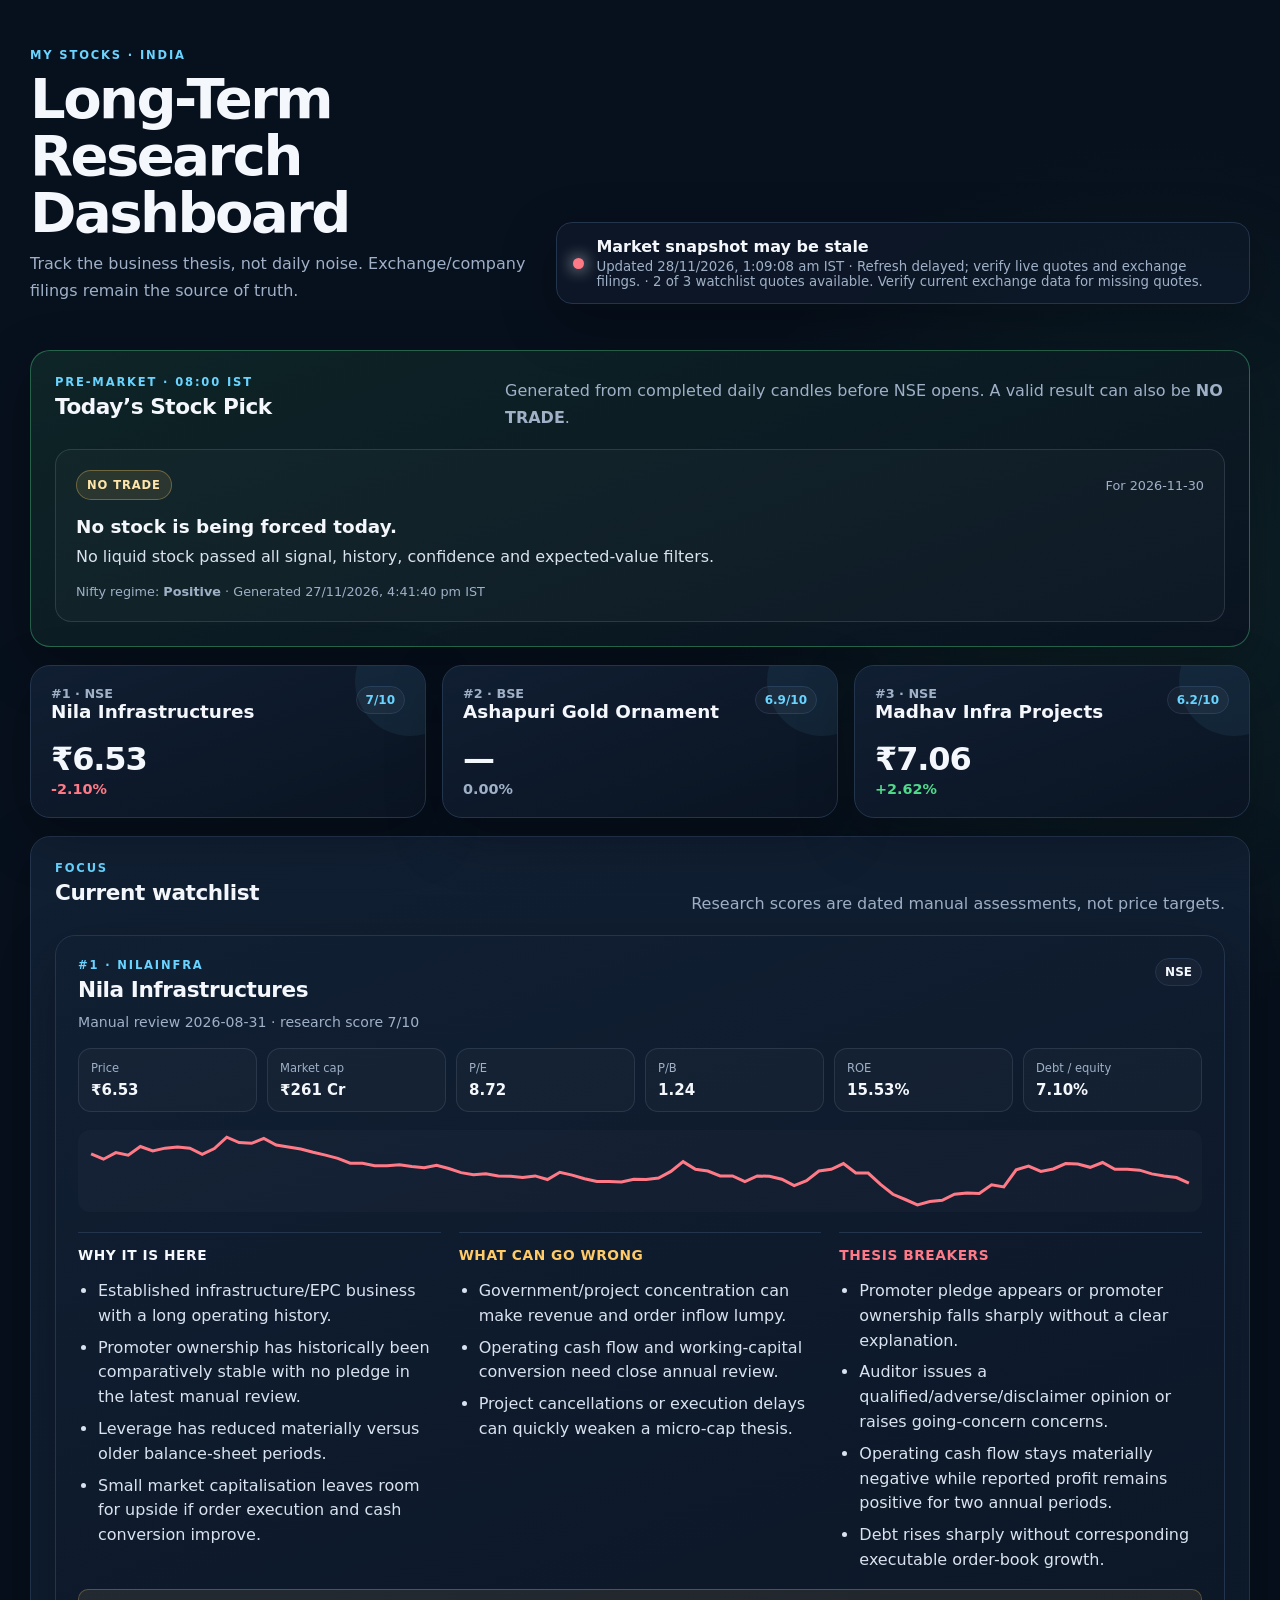
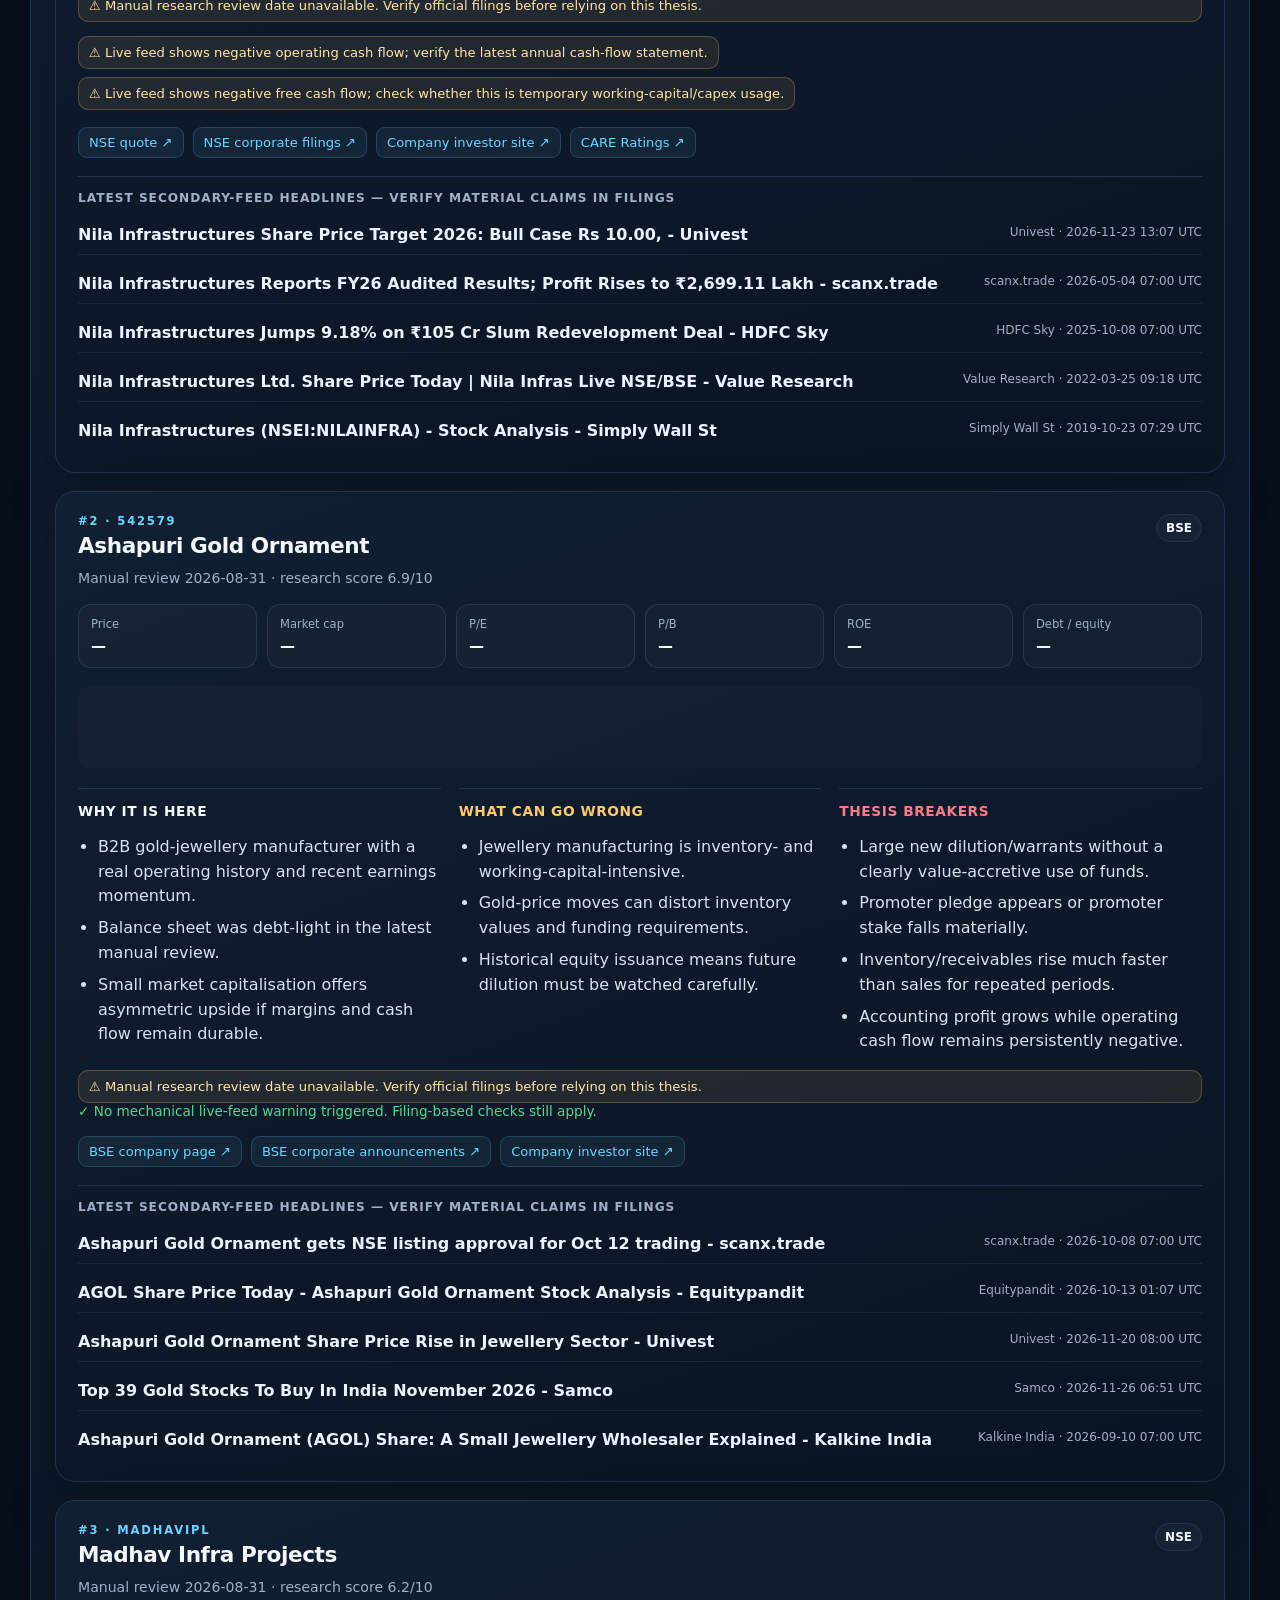
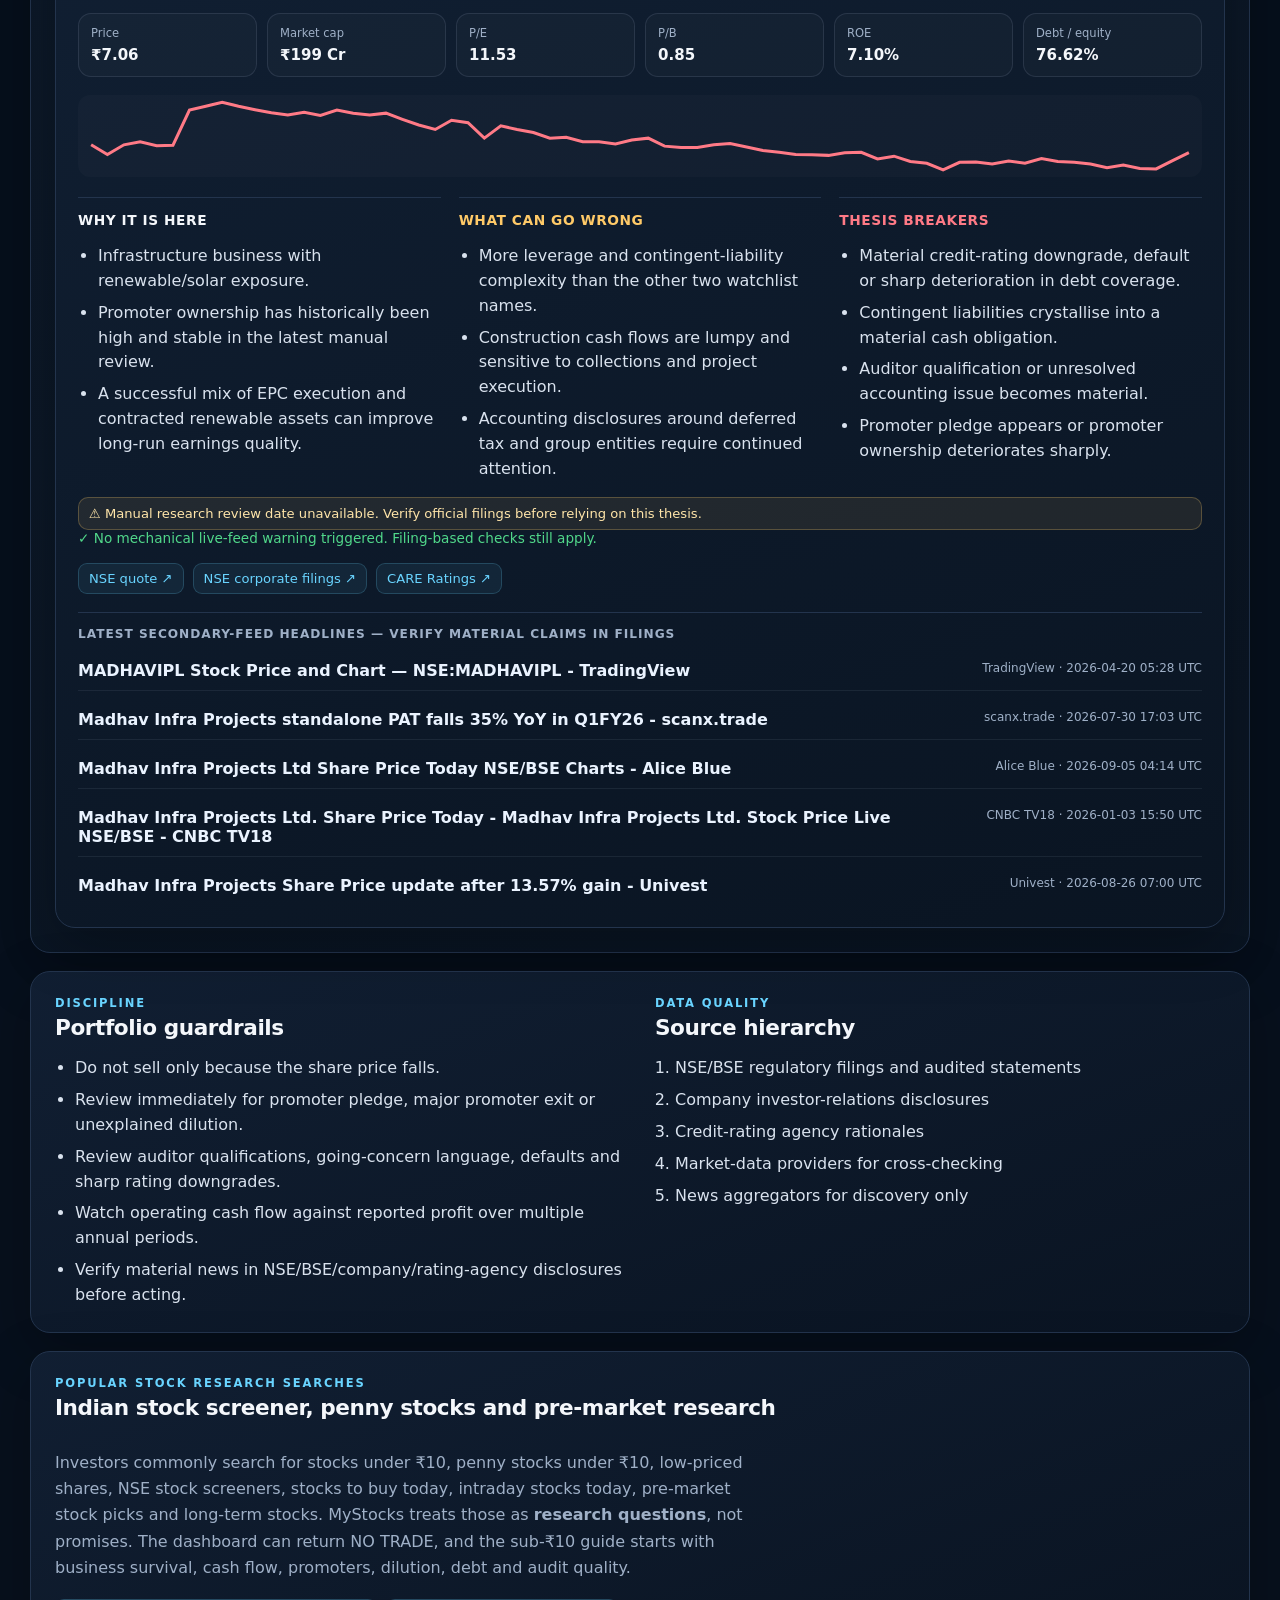
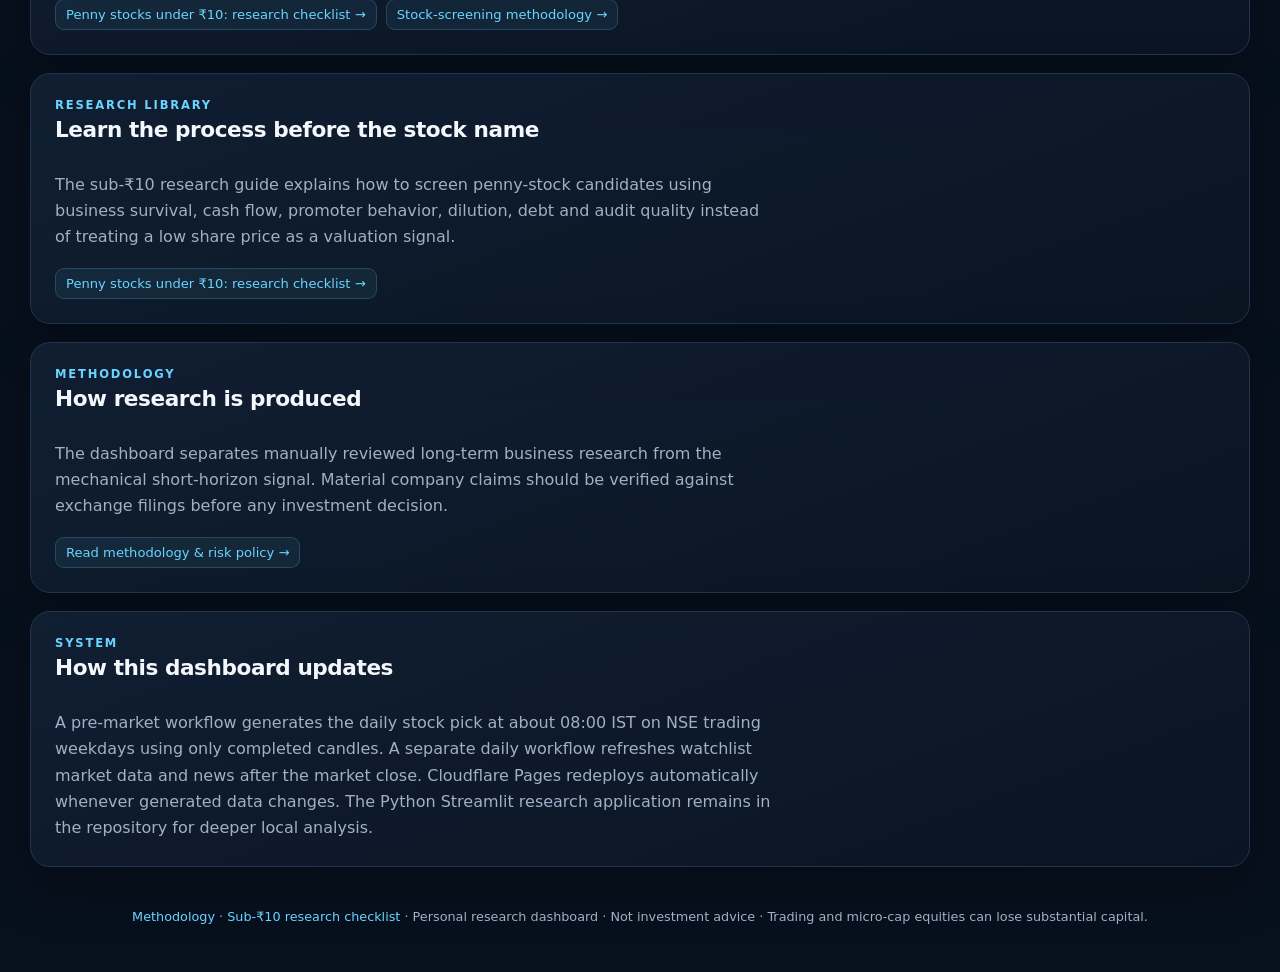
<file: index.html>
<!doctype html>
<html lang="en-IN">
<head>
  <meta charset="utf-8">
  <meta name="viewport" content="width=device-width,initial-scale=1">
  <meta name="theme-color" content="#0b1220">
  <meta name="robots" content="index,follow,max-image-preview:large,max-snippet:-1,max-video-preview:-1">
  <title>Indian Stock Screener, Pre-Market Research & Penny Stocks | MyStocks</title>
  <meta name="description" content="Research Indian stocks with a filing-first stock screener, long-term watchlist, daily pre-market research signal, risk flags and a penny-stocks-under-₹10 checklist.">
  <link rel="canonical" href="https://mystocks-49k.pages.dev/">
  <meta property="og:type" content="website">
  <meta property="og:site_name" content="MyStocks India">
  <meta property="og:locale" content="en_IN">
  <meta property="og:title" content="Indian Stock Screener, Pre-Market Research & Penny Stocks | MyStocks">
  <meta property="og:description" content="Filing-first Indian stock research, long-term watchlist tracking and a rules-based pre-market signal that can explicitly return NO TRADE.">
  <meta property="og:url" content="https://mystocks-49k.pages.dev/">
  <meta property="og:image" content="https://mystocks-49k.pages.dev/og-image.svg">
  <meta property="og:image:alt" content="MyStocks India stock screener, watchlist and pre-market research dashboard">
  <meta property="og:image:width" content="1200">
  <meta property="og:image:height" content="630">
  <meta name="twitter:card" content="summary_large_image">
  <meta name="twitter:title" content="Indian Stock Screener, Pre-Market Research & Penny Stocks | MyStocks">
  <meta name="twitter:description" content="Filing-first Indian stock research, risk guardrails and a rules-based pre-market signal.">
  <meta name="twitter:image" content="https://mystocks-49k.pages.dev/og-image.svg">
  <script type="application/ld+json">
  {
    "@context":"https://schema.org",
    "@graph":[
      {
        "@type":"WebSite",
        "@id":"https://mystocks-49k.pages.dev/#website",
        "name":"MyStocks India",
        "url":"https://mystocks-49k.pages.dev/",
        "description":"Filing-first Indian stock screener and research dashboard with long-term watchlist tracking and a rules-based pre-market signal.",
        "inLanguage":"en-IN"
      },
      {
        "@type":"WebApplication",
        "@id":"https://mystocks-49k.pages.dev/#app",
        "name":"MyStocks India Research Dashboard",
        "url":"https://mystocks-49k.pages.dev/",
        "applicationCategory":"FinanceApplication",
        "operatingSystem":"Web browser",
        "isAccessibleForFree":true,
        "image":"https://mystocks-49k.pages.dev/og-image.svg",
        "offers":{"@type":"Offer","price":"0","priceCurrency":"INR"}
      },
      {
        "@type":"WebPage",
        "@id":"https://mystocks-49k.pages.dev/#webpage",
        "url":"https://mystocks-49k.pages.dev/",
        "name":"Indian Stock Screener, Pre-Market Research & Penny-Stock Research",
        "description":"Indian stock research dashboard with source hierarchy, watchlist thesis, risk guardrails, sub-₹10 stock research and a pre-market research signal.",
        "inLanguage":"en-IN",
        "isPartOf":{"@id":"https://mystocks-49k.pages.dev/#website"},
        "mainEntity":{"@id":"https://mystocks-49k.pages.dev/#app"}
      }
    ]
  }
  </script>
  <link rel="stylesheet" href="styles.css">
</head>
<body>
  <header class="site-header">
    <div>
      <div class="eyebrow">MY STOCKS · INDIA</div>
      <h1>Long-Term Research Dashboard</h1>
      <p class="subtitle">Track the business thesis, not daily noise. Exchange/company filings remain the source of truth.</p>
    </div>
    <div class="status-card">
      <span id="data-status" class="status-dot"></span>
      <div>
        <strong id="updated-label">Loading research snapshot…</strong>
        <small id="updated-time"></small>
      </div>
    </div>
  </header>

  <main>
    <section class="panel premarket-panel">
      <div class="panel-head">
        <div>
          <div class="eyebrow">PRE-MARKET · 08:00 IST</div>
          <h2>Today’s Stock Pick</h2>
        </div>
        <p>Generated from completed daily candles before NSE opens. A valid result can also be <strong>NO TRADE</strong>.</p>
      </div>
      <div id="daily-pick" class="daily-pick" aria-live="polite">
        <div class="pick-loading">Loading today’s pre-market research signal…</div>
      </div>
    </section>

    <section class="hero-grid" id="summary-cards" aria-live="polite"></section>

    <section class="panel">
      <div class="panel-head">
        <div>
          <div class="eyebrow">FOCUS</div>
          <h2>Current watchlist</h2>
        </div>
        <p>Research scores are dated manual assessments, not price targets.</p>
      </div>
      <div id="watchlist" class="watchlist"></div>
    </section>

    <section class="panel two-col">
      <div>
        <div class="eyebrow">DISCIPLINE</div>
        <h2>Portfolio guardrails</h2>
        <ul class="guardrails">
          <li>Do not sell only because the share price falls.</li>
          <li>Review immediately for promoter pledge, major promoter exit or unexplained dilution.</li>
          <li>Review auditor qualifications, going-concern language, defaults and sharp rating downgrades.</li>
          <li>Watch operating cash flow against reported profit over multiple annual periods.</li>
          <li>Verify material news in NSE/BSE/company/rating-agency disclosures before acting.</li>
        </ul>
      </div>
      <div>
        <div class="eyebrow">DATA QUALITY</div>
        <h2>Source hierarchy</h2>
        <ol class="source-order">
          <li>NSE/BSE regulatory filings and audited statements</li>
          <li>Company investor-relations disclosures</li>
          <li>Credit-rating agency rationales</li>
          <li>Market-data providers for cross-checking</li>
          <li>News aggregators for discovery only</li>
        </ol>
      </div>
    </section>

    <section class="panel">
      <div class="panel-head">
        <div>
          <div class="eyebrow">POPULAR STOCK RESEARCH SEARCHES</div>
          <h2>Indian stock screener, penny stocks and pre-market research</h2>
        </div>
      </div>
      <p class="system-copy">Investors commonly search for stocks under ₹10, penny stocks under ₹10, low-priced shares, NSE stock screeners, stocks to buy today, intraday stocks today, pre-market stock picks and long-term stocks. MyStocks treats those as <strong>research questions</strong>, not promises. The dashboard can return NO TRADE, and the sub-₹10 guide starts with business survival, cash flow, promoters, dilution, debt and audit quality.</p>
      <div class="link-row">
        <a class="link-chip" href="penny-stocks-under-10-research.html">Penny stocks under ₹10: research checklist →</a>
        <a class="link-chip" href="methodology.html">Stock-screening methodology →</a>
      </div>
    </section>

    <section class="panel">
      <div class="panel-head">
        <div>
          <div class="eyebrow">RESEARCH LIBRARY</div>
          <h2>Learn the process before the stock name</h2>
        </div>
      </div>
      <p class="system-copy">The sub-₹10 research guide explains how to screen penny-stock candidates using business survival, cash flow, promoter behavior, dilution, debt and audit quality instead of treating a low share price as a valuation signal.</p>
      <div class="link-row"><a class="link-chip" href="penny-stocks-under-10-research.html">Penny stocks under ₹10: research checklist →</a></div>
    </section>

    <section class="panel">
      <div class="panel-head">
        <div>
          <div class="eyebrow">METHODOLOGY</div>
          <h2>How research is produced</h2>
        </div>
      </div>
      <p class="system-copy">The dashboard separates manually reviewed long-term business research from the mechanical short-horizon signal. Material company claims should be verified against exchange filings before any investment decision.</p>
      <div class="link-row"><a class="link-chip" href="methodology.html">Read methodology & risk policy →</a></div>
    </section>

    <section class="panel">
      <div class="panel-head">
        <div>
          <div class="eyebrow">SYSTEM</div>
          <h2>How this dashboard updates</h2>
        </div>
      </div>
      <p class="system-copy">A pre-market workflow generates the daily stock pick at about 08:00 IST on NSE trading weekdays using only completed candles. A separate daily workflow refreshes watchlist market data and news after the market close. Cloudflare Pages redeploys automatically whenever generated data changes. The Python Streamlit research application remains in the repository for deeper local analysis.</p>
    </section>
  </main>

  <footer>
    <a href="methodology.html">Methodology</a> · <a href="penny-stocks-under-10-research.html">Sub-₹10 research checklist</a> · Personal research dashboard · Not investment advice · Trading and micro-cap equities can lose substantial capital.
  </footer>

  <script src="dashboard.js" defer></script>
</body>
</html>
</file>
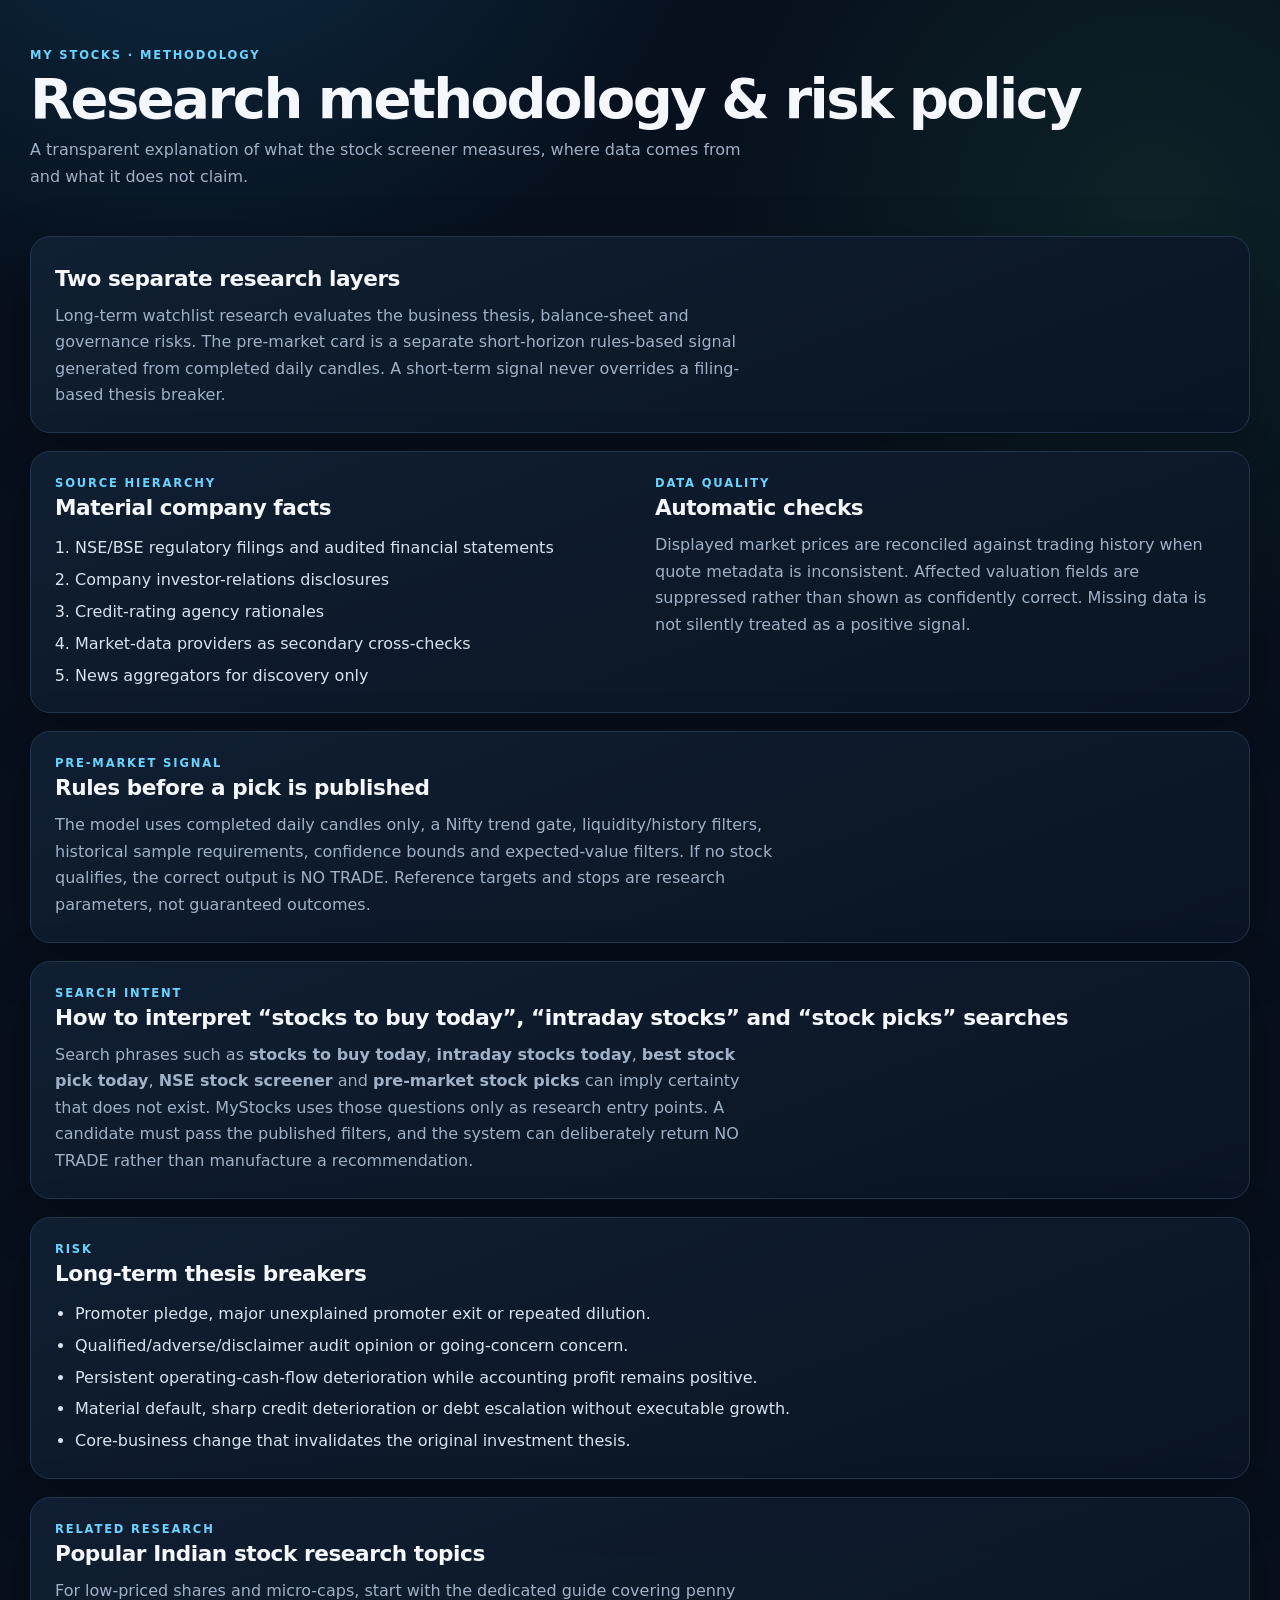
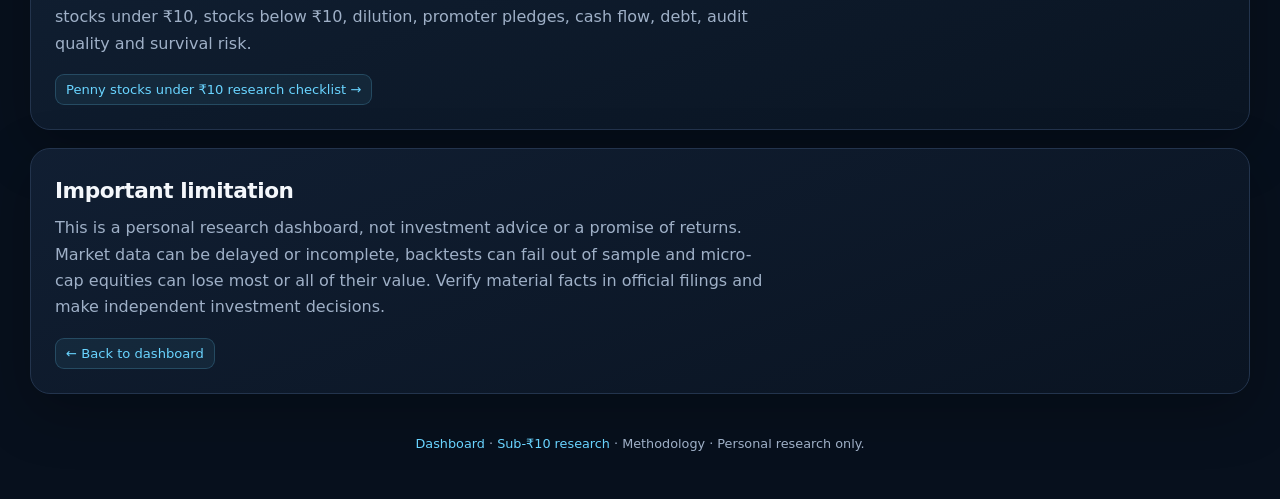
<file: methodology.html>
<!doctype html>
<html lang="en-IN">
<head>
  <meta charset="utf-8">
  <meta name="viewport" content="width=device-width,initial-scale=1">
  <meta name="theme-color" content="#0b1220">
  <meta name="robots" content="index,follow,max-image-preview:large,max-snippet:-1,max-video-preview:-1">
  <title>Indian Stock Screener Methodology, Sources & Risk Policy | MyStocks</title>
  <meta name="description" content="See how MyStocks India screens NSE stocks, separates filing-first long-term research from pre-market signals, reconciles market data and applies risk guardrails.">
  <link rel="canonical" href="https://mystocks-49k.pages.dev/methodology.html">
  <meta property="og:type" content="article">
  <meta property="og:site_name" content="MyStocks India">
  <meta property="og:locale" content="en_IN">
  <meta property="og:title" content="Indian Stock Screener Methodology, Sources & Risk Policy | MyStocks">
  <meta property="og:description" content="Source hierarchy, NSE stock-screening rules, market-data reconciliation, signal rules and risk guardrails used by MyStocks India.">
  <meta property="og:url" content="https://mystocks-49k.pages.dev/methodology.html">
  <meta property="og:image" content="https://mystocks-49k.pages.dev/og-image.svg">
  <meta property="og:image:alt" content="MyStocks India stock screener methodology and source hierarchy">
  <meta property="og:image:width" content="1200">
  <meta property="og:image:height" content="630">
  <meta name="twitter:card" content="summary_large_image">
  <meta name="twitter:title" content="Indian Stock Screener Methodology, Sources & Risk Policy | MyStocks">
  <meta name="twitter:description" content="See the source hierarchy, NSE screening checks, signal rules and risk guardrails behind MyStocks India research.">
  <meta name="twitter:image" content="https://mystocks-49k.pages.dev/og-image.svg">
  <meta name="twitter:image:alt" content="MyStocks India research methodology and source hierarchy">
  <script type="application/ld+json">{"@context":"https://schema.org","@type":"Article","headline":"MyStocks India Stock Screener Methodology, Sources & Risk Policy","datePublished":"2026-08-31","dateModified":"2026-08-31","mainEntityOfPage":"https://mystocks-49k.pages.dev/methodology.html","image":"https://mystocks-49k.pages.dev/og-image.svg","publisher":{"@type":"Organization","name":"MyStocks India","url":"https://mystocks-49k.pages.dev/"},"inLanguage":"en-IN"}</script>
  <link rel="stylesheet" href="styles.css">
</head>
<body>
  <header class="site-header">
    <div><div class="eyebrow">MY STOCKS · METHODOLOGY</div><h1>Research methodology & risk policy</h1><p class="subtitle">A transparent explanation of what the stock screener measures, where data comes from and what it does not claim.</p></div>
  </header>
  <main>
    <section class="panel"><h2>Two separate research layers</h2><p class="system-copy">Long-term watchlist research evaluates the business thesis, balance-sheet and governance risks. The pre-market card is a separate short-horizon rules-based signal generated from completed daily candles. A short-term signal never overrides a filing-based thesis breaker.</p></section>
    <section class="panel two-col"><div><div class="eyebrow">SOURCE HIERARCHY</div><h2>Material company facts</h2><ol class="source-order"><li>NSE/BSE regulatory filings and audited financial statements</li><li>Company investor-relations disclosures</li><li>Credit-rating agency rationales</li><li>Market-data providers as secondary cross-checks</li><li>News aggregators for discovery only</li></ol></div><div><div class="eyebrow">DATA QUALITY</div><h2>Automatic checks</h2><p class="system-copy">Displayed market prices are reconciled against trading history when quote metadata is inconsistent. Affected valuation fields are suppressed rather than shown as confidently correct. Missing data is not silently treated as a positive signal.</p></div></section>
    <section class="panel"><div class="eyebrow">PRE-MARKET SIGNAL</div><h2>Rules before a pick is published</h2><p class="system-copy">The model uses completed daily candles only, a Nifty trend gate, liquidity/history filters, historical sample requirements, confidence bounds and expected-value filters. If no stock qualifies, the correct output is NO TRADE. Reference targets and stops are research parameters, not guaranteed outcomes.</p></section>
    <section class="panel"><div class="eyebrow">SEARCH INTENT</div><h2>How to interpret “stocks to buy today”, “intraday stocks” and “stock picks” searches</h2><p class="system-copy">Search phrases such as <strong>stocks to buy today</strong>, <strong>intraday stocks today</strong>, <strong>best stock pick today</strong>, <strong>NSE stock screener</strong> and <strong>pre-market stock picks</strong> can imply certainty that does not exist. MyStocks uses those questions only as research entry points. A candidate must pass the published filters, and the system can deliberately return NO TRADE rather than manufacture a recommendation.</p></section>
    <section class="panel"><div class="eyebrow">RISK</div><h2>Long-term thesis breakers</h2><ul class="guardrails"><li>Promoter pledge, major unexplained promoter exit or repeated dilution.</li><li>Qualified/adverse/disclaimer audit opinion or going-concern concern.</li><li>Persistent operating-cash-flow deterioration while accounting profit remains positive.</li><li>Material default, sharp credit deterioration or debt escalation without executable growth.</li><li>Core-business change that invalidates the original investment thesis.</li></ul></section>
    <section class="panel"><div class="eyebrow">RELATED RESEARCH</div><h2>Popular Indian stock research topics</h2><p class="system-copy">For low-priced shares and micro-caps, start with the dedicated guide covering penny stocks under ₹10, stocks below ₹10, dilution, promoter pledges, cash flow, debt, audit quality and survival risk.</p><div class="link-row"><a class="link-chip" href="penny-stocks-under-10-research.html">Penny stocks under ₹10 research checklist →</a></div></section>
    <section class="panel"><h2>Important limitation</h2><p class="system-copy">This is a personal research dashboard, not investment advice or a promise of returns. Market data can be delayed or incomplete, backtests can fail out of sample and micro-cap equities can lose most or all of their value. Verify material facts in official filings and make independent investment decisions.</p><div class="link-row"><a class="link-chip" href="/">← Back to dashboard</a></div></section>
  </main>
  <footer><a href="/">Dashboard</a> · <a href="penny-stocks-under-10-research.html">Sub-₹10 research</a> · Methodology · Personal research only.</footer>
</body>
</html>
</file>
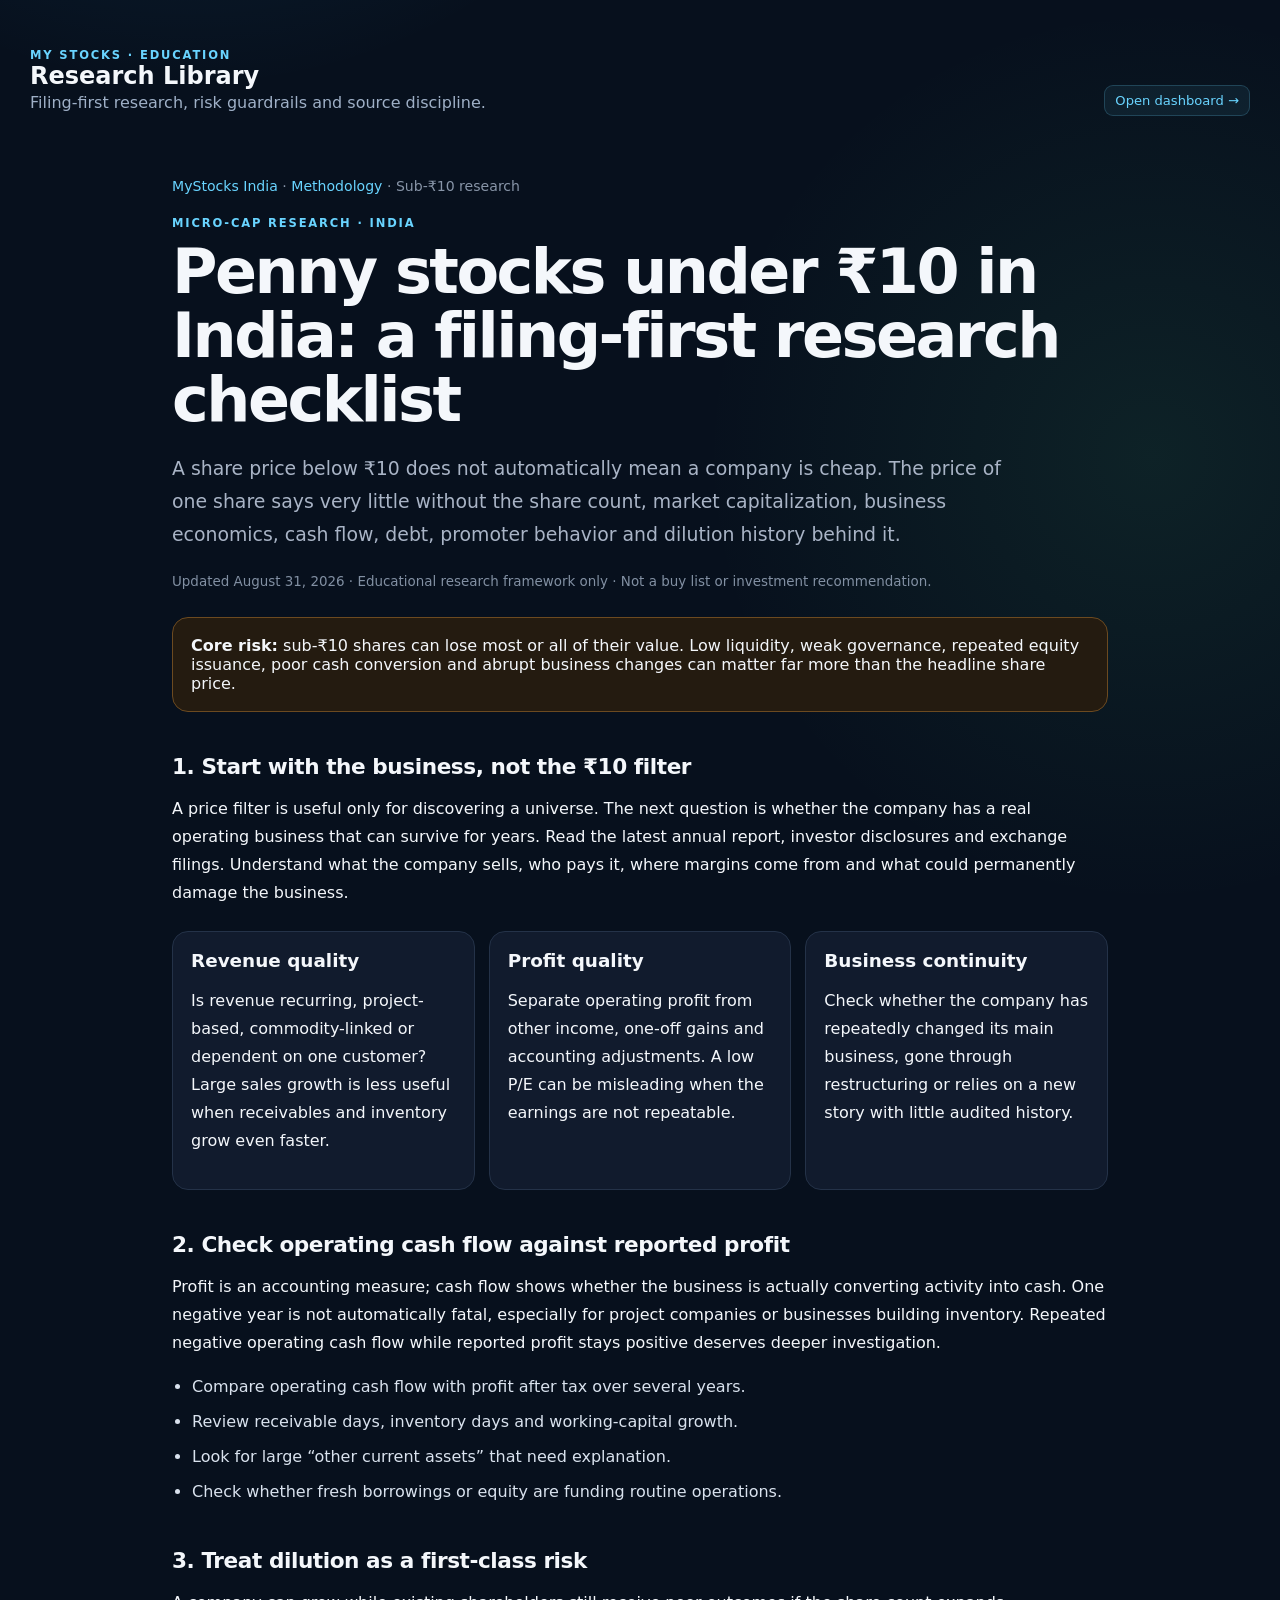
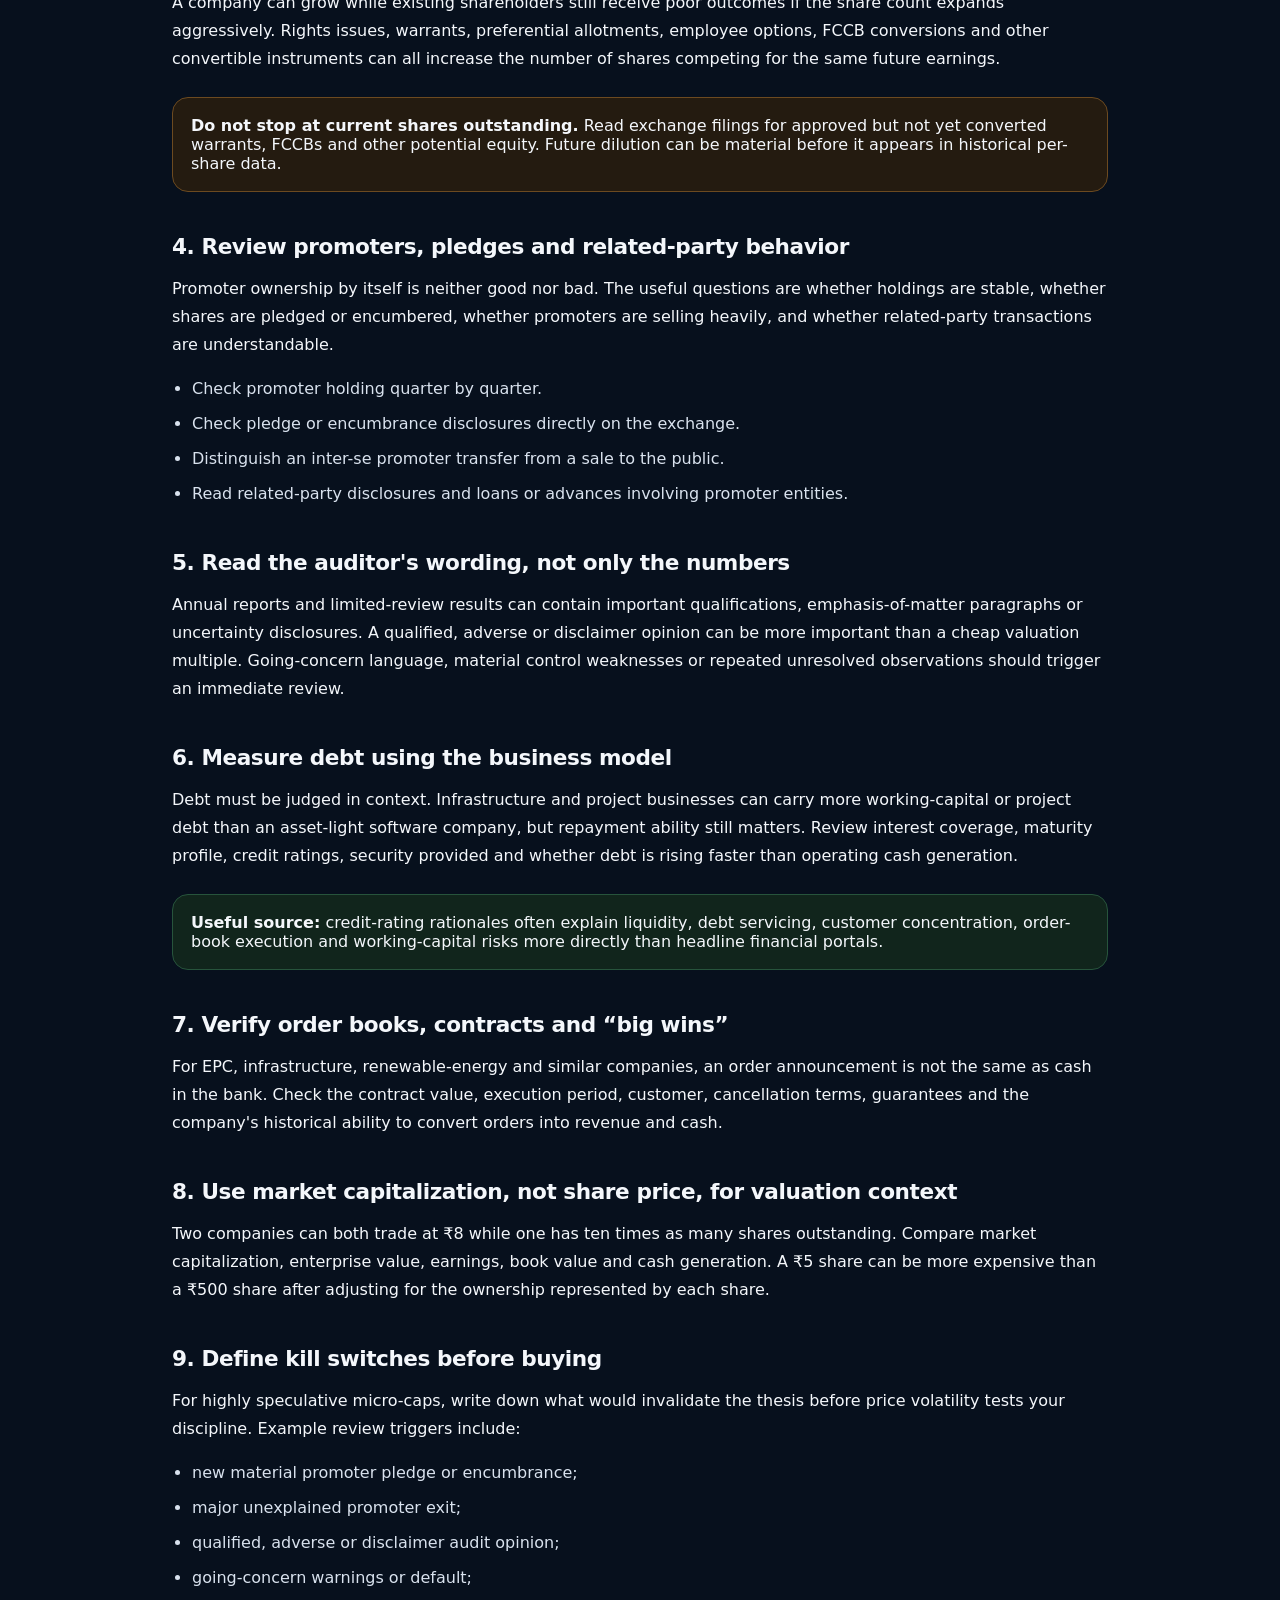
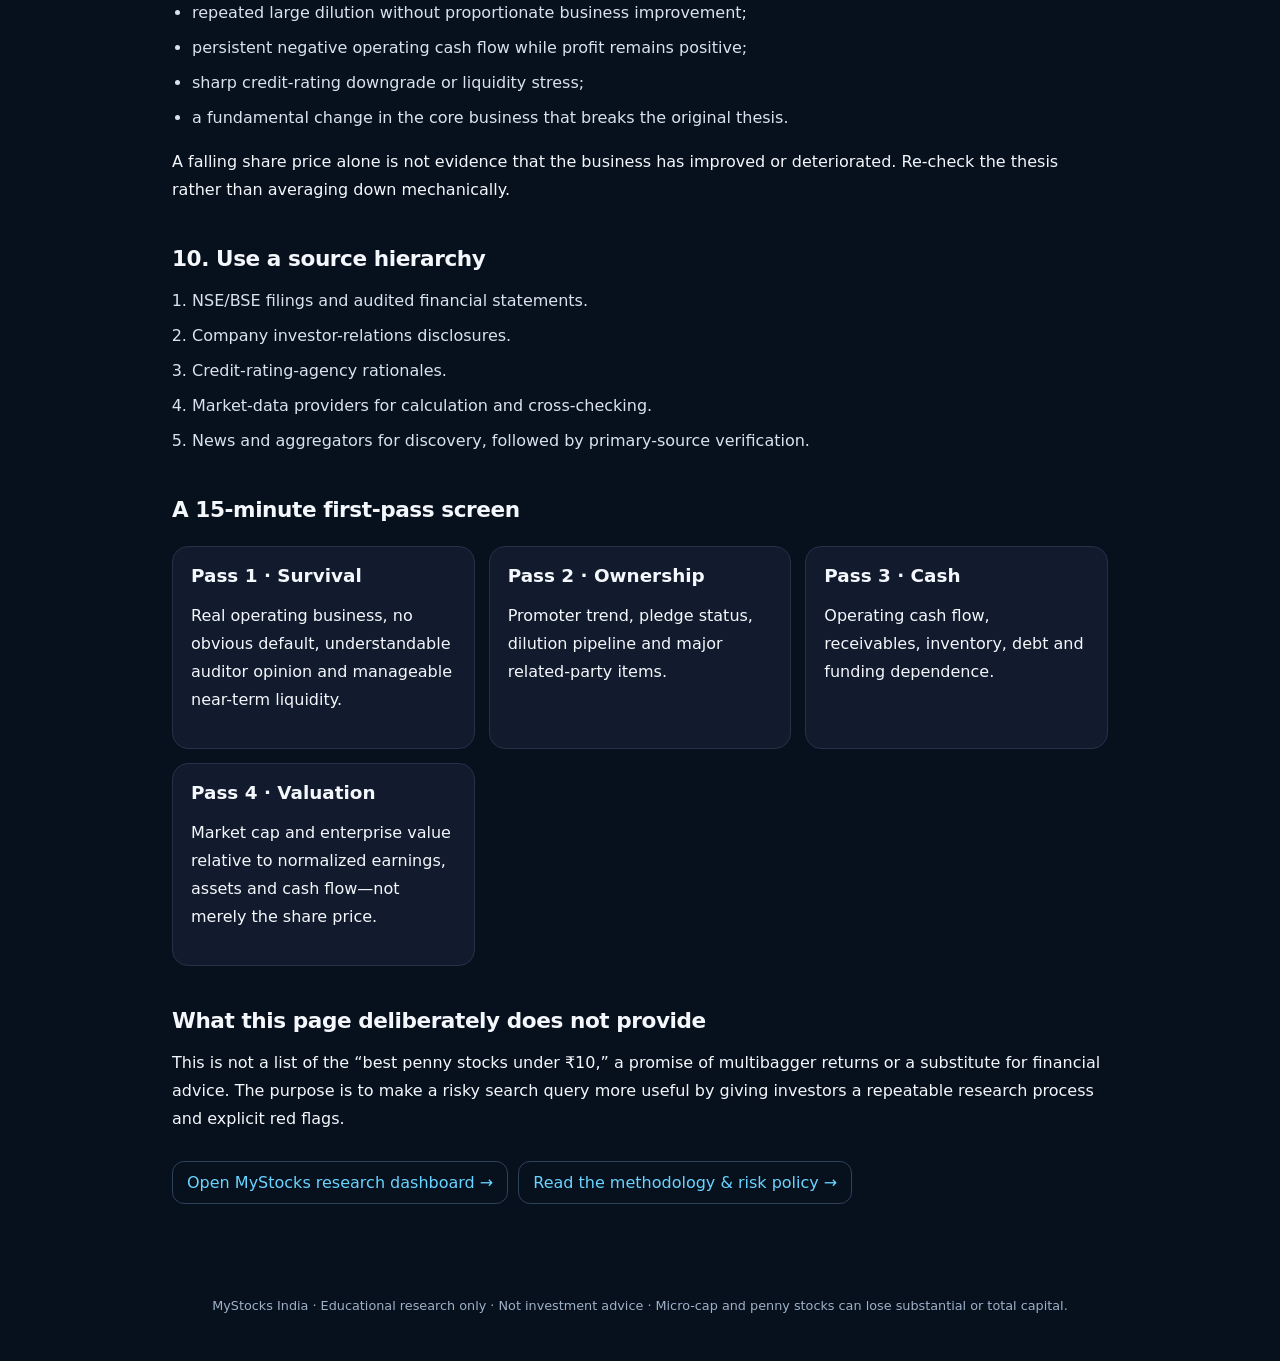
<file: penny-stocks-under-10-research.html>
<!doctype html>
<html lang="en-IN">
<head>
  <meta charset="utf-8">
  <meta name="viewport" content="width=device-width,initial-scale=1">
  <meta name="theme-color" content="#0b1220">
  <meta name="robots" content="index,follow,max-image-preview:large,max-snippet:-1,max-video-preview:-1">
  <title>Penny Stocks Under ₹10 in India: Research Checklist | MyStocks</title>
  <meta name="description" content="Learn how to research Indian shares below ₹10 using filings, promoter data, cash flow, debt, dilution, audit quality and business-survival checks before considering risk.">
  <link rel="canonical" href="https://mystocks-49k.pages.dev/penny-stocks-under-10-research.html">
  <meta property="og:type" content="article">
  <meta property="og:site_name" content="MyStocks India">
  <meta property="og:locale" content="en_IN">
  <meta property="og:title" content="Penny Stocks Under ₹10 in India: Research Checklist | MyStocks">
  <meta property="og:description" content="A filing-first checklist for evaluating sub-₹10 Indian shares without treating low price as proof that a stock is cheap.">
  <meta property="og:url" content="https://mystocks-49k.pages.dev/penny-stocks-under-10-research.html">
  <meta property="og:image" content="https://mystocks-49k.pages.dev/og-image.svg">
  <meta property="og:image:alt" content="MyStocks India penny-stock research checklist">
  <meta property="og:image:width" content="1200">
  <meta property="og:image:height" content="630">
  <meta name="twitter:card" content="summary_large_image">
  <meta name="twitter:title" content="Penny Stocks Under ₹10 in India: Research Checklist | MyStocks">
  <meta name="twitter:description" content="Research sub-₹10 Indian stocks with filing-first checks for dilution, cash flow, debt, promoters and audit risk.">
  <meta name="twitter:image" content="https://mystocks-49k.pages.dev/og-image.svg">
  <script type="application/ld+json">
  {"@context":"https://schema.org","@graph":[{"@type":"WebPage","name":"Penny Stocks Under ₹10 in India: Research Checklist","url":"https://mystocks-49k.pages.dev/penny-stocks-under-10-research.html","description":"A filing-first educational checklist for researching Indian shares trading below ₹10.","inLanguage":"en-IN","isPartOf":{"@type":"WebSite","name":"MyStocks India","url":"https://mystocks-49k.pages.dev/"}},{"@type":"Article","headline":"Penny Stocks Under ₹10 in India: A Filing-First Research Checklist","description":"How to evaluate sub-₹10 Indian shares using business survival, cash flow, promoter, debt, dilution and audit checks.","datePublished":"2026-08-31","dateModified":"2026-08-31","mainEntityOfPage":{"@type":"WebPage","@id":"https://mystocks-49k.pages.dev/penny-stocks-under-10-research.html"},"author":{"@type":"Organization","name":"MyStocks India"},"publisher":{"@type":"Organization","name":"MyStocks India"},"inLanguage":"en-IN"},{"@type":"BreadcrumbList","itemListElement":[{"@type":"ListItem","position":1,"name":"MyStocks India","item":"https://mystocks-49k.pages.dev/"},{"@type":"ListItem","position":2,"name":"Methodology","item":"https://mystocks-49k.pages.dev/methodology.html"},{"@type":"ListItem","position":3,"name":"Penny Stocks Under ₹10 Research","item":"https://mystocks-49k.pages.dev/penny-stocks-under-10-research.html"}]}]}</script>
  <link rel="stylesheet" href="styles.css">
  <style>
    .article-shell{max-width:980px;margin:0 auto;padding:34px 22px 70px}.article-shell h1{font-size:clamp(36px,6vw,62px);line-height:1.03;letter-spacing:-.04em;margin:10px 0 20px}.article-shell h2{margin-top:42px}.article-shell h3{margin-top:24px}.article-shell p,.article-shell li{line-height:1.75}.article-lead{font-size:1.18rem;color:#a9b4c6;max-width:850px}.research-grid{display:grid;grid-template-columns:repeat(auto-fit,minmax(250px,1fr));gap:14px;margin:24px 0}.research-card{border:1px solid #243248;background:#111b2d;border-radius:16px;padding:18px}.research-card h3{margin:0 0 8px}.warning-box{border:1px solid #6c4a20;background:#241b10;border-radius:16px;padding:18px;margin:24px 0}.good-box{border:1px solid #27543c;background:#11251c;border-radius:16px;padding:18px;margin:24px 0}.article-links{display:flex;flex-wrap:wrap;gap:10px;margin-top:28px}.article-links a{display:inline-block;padding:11px 14px;border:1px solid #30415c;border-radius:12px;text-decoration:none}.crumbs{font-size:.88rem;color:#8895a8;margin-bottom:22px}.muted-note{font-size:.84rem;color:#8290a3}
  </style>
</head>
<body>
  <header class="site-header">
    <div>
      <div class="eyebrow">MY STOCKS · EDUCATION</div>
      <div style="font-size:1.5rem;font-weight:700;margin:0">Research Library</div>
      <p class="subtitle">Filing-first research, risk guardrails and source discipline.</p>
    </div>
    <div class="link-row"><a class="link-chip" href="/">Open dashboard →</a></div>
  </header>

  <main class="article-shell">
    <nav class="crumbs" aria-label="Breadcrumb"><a href="/">MyStocks India</a> · <a href="methodology.html">Methodology</a> · Sub-₹10 research</nav>
    <div class="eyebrow">MICRO-CAP RESEARCH · INDIA</div>
    <h1>Penny stocks under ₹10 in India: a filing-first research checklist</h1>
    <p class="article-lead">A share price below ₹10 does not automatically mean a company is cheap. The price of one share says very little without the share count, market capitalization, business economics, cash flow, debt, promoter behavior and dilution history behind it.</p>
    <p class="muted-note">Updated August 31, 2026 · Educational research framework only · Not a buy list or investment recommendation.</p>

    <div class="warning-box"><strong>Core risk:</strong> sub-₹10 shares can lose most or all of their value. Low liquidity, weak governance, repeated equity issuance, poor cash conversion and abrupt business changes can matter far more than the headline share price.</div>

    <h2>1. Start with the business, not the ₹10 filter</h2>
    <p>A price filter is useful only for discovering a universe. The next question is whether the company has a real operating business that can survive for years. Read the latest annual report, investor disclosures and exchange filings. Understand what the company sells, who pays it, where margins come from and what could permanently damage the business.</p>
    <div class="research-grid">
      <article class="research-card"><h3>Revenue quality</h3><p>Is revenue recurring, project-based, commodity-linked or dependent on one customer? Large sales growth is less useful when receivables and inventory grow even faster.</p></article>
      <article class="research-card"><h3>Profit quality</h3><p>Separate operating profit from other income, one-off gains and accounting adjustments. A low P/E can be misleading when the earnings are not repeatable.</p></article>
      <article class="research-card"><h3>Business continuity</h3><p>Check whether the company has repeatedly changed its main business, gone through restructuring or relies on a new story with little audited history.</p></article>
    </div>

    <h2>2. Check operating cash flow against reported profit</h2>
    <p>Profit is an accounting measure; cash flow shows whether the business is actually converting activity into cash. One negative year is not automatically fatal, especially for project companies or businesses building inventory. Repeated negative operating cash flow while reported profit stays positive deserves deeper investigation.</p>
    <ul>
      <li>Compare operating cash flow with profit after tax over several years.</li>
      <li>Review receivable days, inventory days and working-capital growth.</li>
      <li>Look for large “other current assets” that need explanation.</li>
      <li>Check whether fresh borrowings or equity are funding routine operations.</li>
    </ul>

    <h2>3. Treat dilution as a first-class risk</h2>
    <p>A company can grow while existing shareholders still receive poor outcomes if the share count expands aggressively. Rights issues, warrants, preferential allotments, employee options, FCCB conversions and other convertible instruments can all increase the number of shares competing for the same future earnings.</p>
    <div class="warning-box"><strong>Do not stop at current shares outstanding.</strong> Read exchange filings for approved but not yet converted warrants, FCCBs and other potential equity. Future dilution can be material before it appears in historical per-share data.</div>

    <h2>4. Review promoters, pledges and related-party behavior</h2>
    <p>Promoter ownership by itself is neither good nor bad. The useful questions are whether holdings are stable, whether shares are pledged or encumbered, whether promoters are selling heavily, and whether related-party transactions are understandable.</p>
    <ul>
      <li>Check promoter holding quarter by quarter.</li>
      <li>Check pledge or encumbrance disclosures directly on the exchange.</li>
      <li>Distinguish an inter-se promoter transfer from a sale to the public.</li>
      <li>Read related-party disclosures and loans or advances involving promoter entities.</li>
    </ul>

    <h2>5. Read the auditor's wording, not only the numbers</h2>
    <p>Annual reports and limited-review results can contain important qualifications, emphasis-of-matter paragraphs or uncertainty disclosures. A qualified, adverse or disclaimer opinion can be more important than a cheap valuation multiple. Going-concern language, material control weaknesses or repeated unresolved observations should trigger an immediate review.</p>

    <h2>6. Measure debt using the business model</h2>
    <p>Debt must be judged in context. Infrastructure and project businesses can carry more working-capital or project debt than an asset-light software company, but repayment ability still matters. Review interest coverage, maturity profile, credit ratings, security provided and whether debt is rising faster than operating cash generation.</p>
    <div class="good-box"><strong>Useful source:</strong> credit-rating rationales often explain liquidity, debt servicing, customer concentration, order-book execution and working-capital risks more directly than headline financial portals.</div>

    <h2>7. Verify order books, contracts and “big wins”</h2>
    <p>For EPC, infrastructure, renewable-energy and similar companies, an order announcement is not the same as cash in the bank. Check the contract value, execution period, customer, cancellation terms, guarantees and the company's historical ability to convert orders into revenue and cash.</p>

    <h2>8. Use market capitalization, not share price, for valuation context</h2>
    <p>Two companies can both trade at ₹8 while one has ten times as many shares outstanding. Compare market capitalization, enterprise value, earnings, book value and cash generation. A ₹5 share can be more expensive than a ₹500 share after adjusting for the ownership represented by each share.</p>

    <h2>9. Define kill switches before buying</h2>
    <p>For highly speculative micro-caps, write down what would invalidate the thesis before price volatility tests your discipline. Example review triggers include:</p>
    <ul>
      <li>new material promoter pledge or encumbrance;</li>
      <li>major unexplained promoter exit;</li>
      <li>qualified, adverse or disclaimer audit opinion;</li>
      <li>going-concern warnings or default;</li>
      <li>repeated large dilution without proportionate business improvement;</li>
      <li>persistent negative operating cash flow while profit remains positive;</li>
      <li>sharp credit-rating downgrade or liquidity stress;</li>
      <li>a fundamental change in the core business that breaks the original thesis.</li>
    </ul>
    <p>A falling share price alone is not evidence that the business has improved or deteriorated. Re-check the thesis rather than averaging down mechanically.</p>

    <h2>10. Use a source hierarchy</h2>
    <ol>
      <li>NSE/BSE filings and audited financial statements.</li>
      <li>Company investor-relations disclosures.</li>
      <li>Credit-rating-agency rationales.</li>
      <li>Market-data providers for calculation and cross-checking.</li>
      <li>News and aggregators for discovery, followed by primary-source verification.</li>
    </ol>

    <h2>A 15-minute first-pass screen</h2>
    <div class="research-grid">
      <article class="research-card"><h3>Pass 1 · Survival</h3><p>Real operating business, no obvious default, understandable auditor opinion and manageable near-term liquidity.</p></article>
      <article class="research-card"><h3>Pass 2 · Ownership</h3><p>Promoter trend, pledge status, dilution pipeline and major related-party items.</p></article>
      <article class="research-card"><h3>Pass 3 · Cash</h3><p>Operating cash flow, receivables, inventory, debt and funding dependence.</p></article>
      <article class="research-card"><h3>Pass 4 · Valuation</h3><p>Market cap and enterprise value relative to normalized earnings, assets and cash flow—not merely the share price.</p></article>
    </div>

    <h2>What this page deliberately does not provide</h2>
    <p>This is not a list of the “best penny stocks under ₹10,” a promise of multibagger returns or a substitute for financial advice. The purpose is to make a risky search query more useful by giving investors a repeatable research process and explicit red flags.</p>

    <div class="article-links">
      <a href="/">Open MyStocks research dashboard →</a>
      <a href="methodology.html">Read the methodology & risk policy →</a>
    </div>
  </main>

  <footer>
    MyStocks India · Educational research only · Not investment advice · Micro-cap and penny stocks can lose substantial or total capital.
  </footer>
</body>
</html>
</file>
<file: styles.css>
:root {
  --bg: #07101d;
  --panel: #0d1828;
  --panel-2: #111f33;
  --border: #23344d;
  --text: #f4f7fb;
  --muted: #9fb0c7;
  --accent: #69d4ff;
  --good: #51d88a;
  --warn: #ffca68;
  --bad: #ff7a86;
  --shadow: 0 18px 55px rgba(0,0,0,.26);
}

* { box-sizing: border-box; }
html { scroll-behavior: smooth; }
body {
  margin: 0;
  font-family: Inter, ui-sans-serif, system-ui, -apple-system, BlinkMacSystemFont, "Segoe UI", sans-serif;
  color: var(--text);
  background:
    radial-gradient(circle at 15% -10%, rgba(46, 181, 255, .18), transparent 34rem),
    radial-gradient(circle at 90% 10%, rgba(81, 216, 138, .09), transparent 28rem),
    var(--bg);
  min-height: 100vh;
}

a { color: var(--accent); text-decoration: none; }
a:hover { text-decoration: underline; }

.site-header, main, footer { width: min(1220px, calc(100% - 32px)); margin: 0 auto; }
.site-header {
  padding: 48px 0 28px;
  display: flex;
  gap: 28px;
  justify-content: space-between;
  align-items: flex-end;
}

.eyebrow { color: var(--accent); font-size: .72rem; font-weight: 800; letter-spacing: .16em; }
h1 { margin: 8px 0 10px; font-size: clamp(2rem, 5vw, 3.5rem); letter-spacing: -.045em; line-height: 1.02; }
h2 { margin: 5px 0 12px; font-size: 1.35rem; letter-spacing: -.02em; }
h3 { margin: 0; font-size: 1.15rem; }
.subtitle, .panel-head p, .system-copy { color: var(--muted); max-width: 720px; line-height: 1.65; margin: 0; }

.status-card {
  min-width: 245px;
  display: flex;
  gap: 12px;
  align-items: center;
  padding: 14px 16px;
  border: 1px solid var(--border);
  background: rgba(13, 24, 40, .86);
  border-radius: 16px;
  box-shadow: var(--shadow);
}
.status-card strong, .status-card small { display: block; }
.status-card small { color: var(--muted); margin-top: 3px; }
.status-dot { width: 11px; height: 11px; border-radius: 50%; background: var(--warn); box-shadow: 0 0 16px currentColor; flex: 0 0 auto; }
.status-dot.ok { background: var(--good); }
.status-dot.error { background: var(--bad); }

.hero-grid { display: grid; grid-template-columns: repeat(3, minmax(0, 1fr)); gap: 16px; margin-bottom: 18px; }
.summary-card, .panel, .stock-card {
  border: 1px solid var(--border);
  background: linear-gradient(160deg, rgba(17,31,51,.97), rgba(10,20,34,.97));
  border-radius: 20px;
  box-shadow: var(--shadow);
}
.summary-card { padding: 20px; position: relative; overflow: hidden; }
.summary-card::after { content: ""; position: absolute; width: 110px; height: 110px; border-radius: 50%; background: rgba(105,212,255,.07); right: -40px; top: -40px; }
.summary-top { display: flex; justify-content: space-between; gap: 12px; align-items: flex-start; }
.rank { color: var(--muted); font-size: .8rem; font-weight: 700; }
.price { margin: 18px 0 3px; font-size: 2rem; font-weight: 800; letter-spacing: -.035em; }
.change { font-size: .9rem; font-weight: 750; }
.change.up { color: var(--good); }
.change.down { color: var(--bad); }
.change.flat { color: var(--muted); }
.score-pill, .badge {
  border-radius: 999px;
  padding: 6px 9px;
  font-size: .75rem;
  font-weight: 800;
  border: 1px solid var(--border);
  background: rgba(255,255,255,.03);
}
.score-pill { color: var(--accent); }

.panel { padding: 24px; margin: 18px 0; }
.panel-head { display: flex; justify-content: space-between; gap: 22px; align-items: flex-end; margin-bottom: 18px; }
.two-col { display: grid; grid-template-columns: 1fr 1fr; gap: 30px; }
.watchlist { display: grid; gap: 18px; }
.stock-card { padding: 22px; }
.stock-head { display: flex; justify-content: space-between; align-items: flex-start; gap: 18px; margin-bottom: 18px; }
.stock-sub { color: var(--muted); margin-top: 5px; font-size: .88rem; }

.premarket-panel { border-color: rgba(81,216,138,.38); background: linear-gradient(160deg, rgba(14,37,39,.98), rgba(10,20,34,.98)); }
.daily-pick { min-height: 100px; }
.pick-loading { color: var(--muted); padding: 14px 0; }
.pick-card, .no-trade-card { border: 1px solid rgba(159,176,199,.18); border-radius: 16px; padding: 20px; background: rgba(255,255,255,.025); }
.pick-card { border-color: rgba(81,216,138,.28); }
.pick-status-row { display: flex; justify-content: space-between; gap: 14px; align-items: center; margin-bottom: 16px; }
.pick-status { display: inline-flex; border-radius: 999px; padding: 7px 10px; font-size: .72rem; font-weight: 900; letter-spacing: .08em; }
.pick-status.active { color: #bfffd7; background: rgba(81,216,138,.12); border: 1px solid rgba(81,216,138,.35); }
.pick-status.no-trade { color: #ffe5a9; background: rgba(255,202,104,.10); border: 1px solid rgba(255,202,104,.32); }
.pick-status.pending { color: #d9efff; background: rgba(105,212,255,.08); border: 1px solid rgba(105,212,255,.25); }
.pick-date, .pick-meta, .pick-sub, .pick-stats { color: var(--muted); font-size: .8rem; }
.pick-head { display: flex; justify-content: space-between; gap: 22px; align-items: flex-start; margin-bottom: 18px; }
.pick-symbol { font-size: clamp(2rem, 5vw, 3rem); font-weight: 900; letter-spacing: -.04em; }
.pick-reference { text-align: right; }
.pick-reference span { display: block; color: var(--muted); font-size: .72rem; }
.pick-reference strong { display: block; margin-top: 5px; font-size: 1.7rem; }
.pick-levels { display: grid; grid-template-columns: repeat(6, minmax(0, 1fr)); gap: 10px; margin: 16px 0; }
.pick-levels > div { padding: 12px; border-radius: 13px; border: 1px solid rgba(159,176,199,.15); background: rgba(255,255,255,.025); min-width: 0; }
.pick-levels span, .pick-levels small { display: block; color: var(--muted); font-size: .7rem; }
.pick-levels strong { display: block; margin: 5px 0 3px; font-size: .95rem; overflow-wrap: anywhere; }
.pick-rule { margin-top: 9px; padding: 10px 12px; border-radius: 11px; background: rgba(105,212,255,.055); border: 1px solid rgba(105,212,255,.16); color: #dcecff; font-size: .84rem; line-height: 1.5; }
.pick-reasons { margin-top: 18px; border-top: 1px solid var(--border); padding-top: 14px; }
.pick-reasons h4 { margin: 0 0 8px; font-size: .82rem; color: var(--good); text-transform: uppercase; letter-spacing: .06em; }
.pick-reasons ul { margin-bottom: 8px; }
.pick-stats { margin-top: 12px; }
.pick-meta { margin-top: 12px; line-height: 1.5; }
.no-trade-card h3 { margin: 5px 0 8px; }
.no-trade-card p { margin: 0 0 12px; color: #d9e2ee; line-height: 1.55; }

.metrics { display: grid; grid-template-columns: repeat(6, minmax(0, 1fr)); gap: 10px; margin: 16px 0 18px; }
.metric { padding: 12px; border-radius: 13px; background: rgba(255,255,255,.025); border: 1px solid rgba(159,176,199,.15); min-width: 0; }
.metric span { display: block; color: var(--muted); font-size: .72rem; margin-bottom: 5px; }
.metric strong { font-size: .94rem; overflow-wrap: anywhere; }

.spark-wrap { height: 82px; margin: 6px 0 20px; border-radius: 12px; background: rgba(255,255,255,.018); overflow: hidden; }
.spark-wrap svg { width: 100%; height: 100%; display: block; }

.detail-grid { display: grid; grid-template-columns: repeat(3, minmax(0, 1fr)); gap: 18px; }
.detail-box { border-top: 1px solid var(--border); padding-top: 14px; }
.detail-box h4 { margin: 0 0 9px; font-size: .86rem; letter-spacing: .04em; text-transform: uppercase; }
ul, ol { color: #d9e2ee; line-height: 1.55; padding-left: 20px; }
li + li { margin-top: 7px; }
.risk h4 { color: var(--warn); }
.kill h4 { color: var(--bad); }

.flags { display: flex; flex-wrap: wrap; gap: 8px; margin-top: 14px; }
.flag { padding: 8px 10px; border-radius: 10px; color: #ffe5a9; background: rgba(255,202,104,.09); border: 1px solid rgba(255,202,104,.25); font-size: .82rem; }
.no-flags { color: var(--good); font-size: .85rem; }

.link-row { display: flex; flex-wrap: wrap; gap: 9px; margin-top: 17px; }
.link-chip { padding: 7px 10px; border-radius: 9px; background: rgba(105,212,255,.07); border: 1px solid rgba(105,212,255,.2); font-size: .82rem; }

.news { margin-top: 18px; border-top: 1px solid var(--border); padding-top: 14px; }
.news-title { color: var(--muted); font-size: .76rem; font-weight: 800; letter-spacing: .08em; text-transform: uppercase; margin-bottom: 10px; }
.news-list { display: grid; gap: 9px; }
.news-item { display: grid; grid-template-columns: 1fr auto; gap: 14px; padding: 10px 0; border-bottom: 1px solid rgba(159,176,199,.10); }
.news-item:last-child { border-bottom: 0; }
.news-item a { color: #eaf3ff; font-weight: 650; }
.news-meta { color: var(--muted); font-size: .75rem; white-space: nowrap; }

.guardrails, .source-order { margin-bottom: 0; }
.error-box { color: #ffd7da; background: rgba(255,122,134,.08); border: 1px solid rgba(255,122,134,.25); padding: 14px; border-radius: 12px; }

footer { color: var(--muted); text-align: center; padding: 24px 0 48px; font-size: .8rem; }

@media (max-width: 900px) {
  .site-header { align-items: stretch; flex-direction: column; }
  .status-card { min-width: 0; }
  .hero-grid { grid-template-columns: 1fr; }
  .metrics { grid-template-columns: repeat(3, minmax(0, 1fr)); }
  .pick-levels { grid-template-columns: repeat(3, minmax(0, 1fr)); }
  .detail-grid, .two-col { grid-template-columns: 1fr; }
  .panel-head { align-items: flex-start; flex-direction: column; }
}

@media (max-width: 560px) {
  .site-header, main, footer { width: min(100% - 20px, 1220px); }
  .site-header { padding-top: 30px; }
  .panel, .stock-card { padding: 17px; border-radius: 16px; }
  .metrics, .pick-levels { grid-template-columns: repeat(2, minmax(0, 1fr)); }
  .pick-head { flex-direction: column; }
  .pick-reference { text-align: left; }
  .pick-status-row { align-items: flex-start; flex-direction: column; }
  .news-item { grid-template-columns: 1fr; gap: 4px; }
  .news-meta { white-space: normal; }
}
</file>
